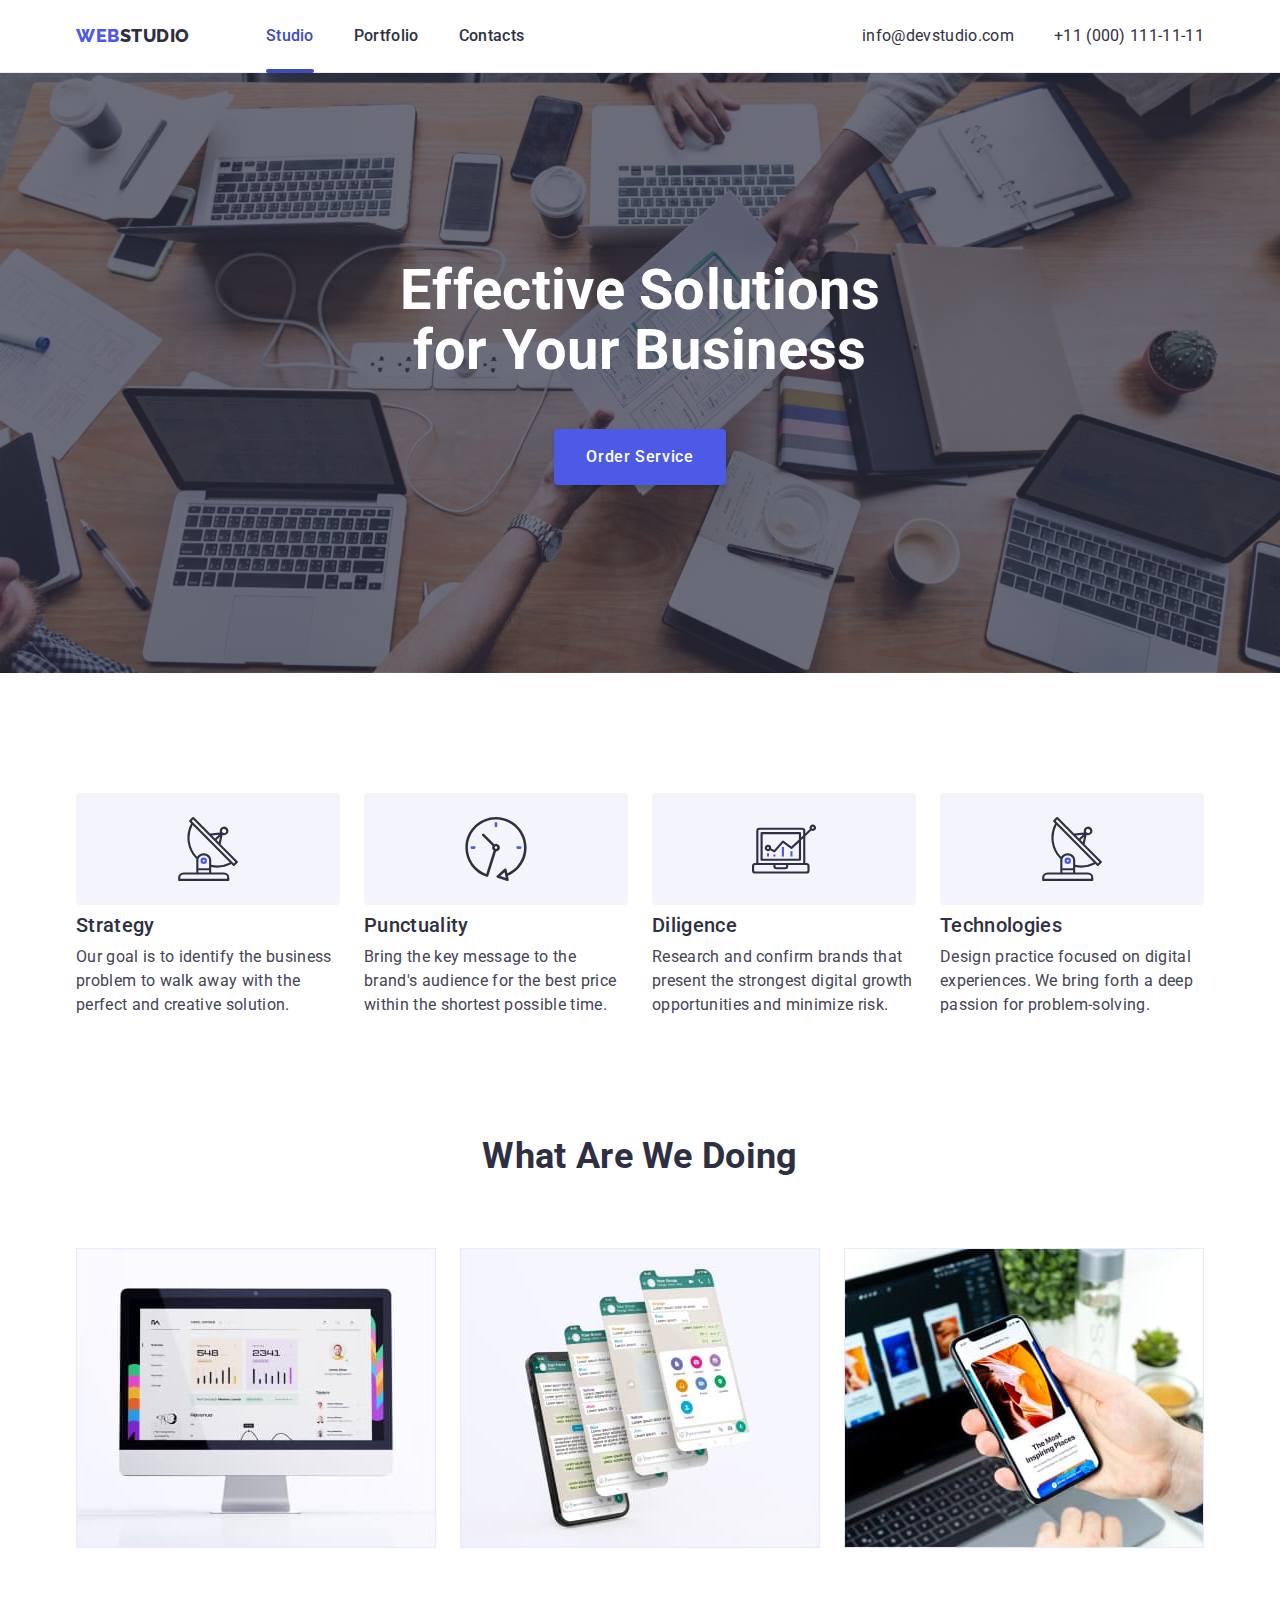
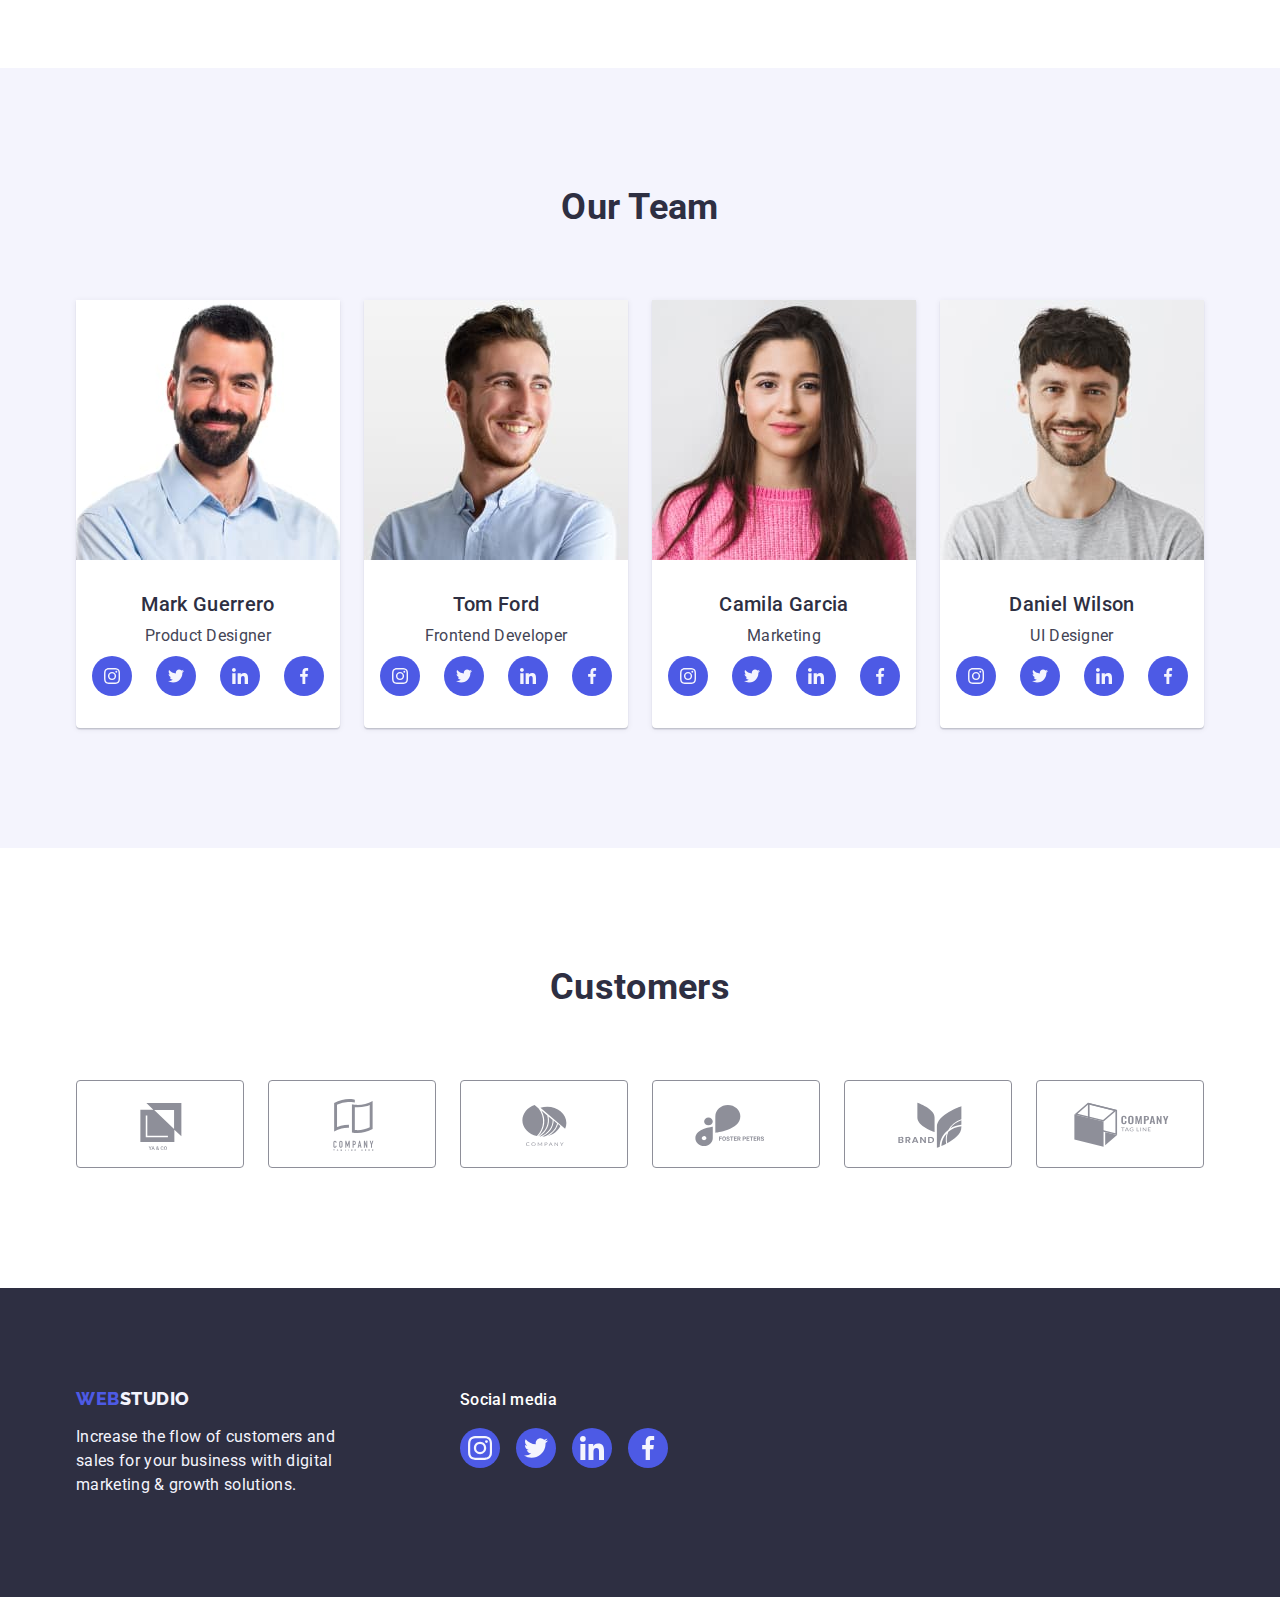
<file: index.html>
<!DOCTYPE html>
<html lang="en">
  <head>
    <meta charset="UTF-8" />
    <meta http-equiv="X-UA-Compatible" content="IE=edge" />
    <meta name="viewport" content="width=device-width, initial-scale=1.0" />
    <link rel="preconnect" href="https://fonts.googleapis.com" />
    <link rel="preconnect" href="https://fonts.gstatic.com" crossorigin />
    <link
      href="https://fonts.googleapis.com/css2?family=Raleway:wght@800&family=Roboto:wght@400;500;700;900&display=swap"
      rel="stylesheet"
    />
    <link
      rel="stylesheet"
      href="https://cdn.jsdelivr.net/npm/modern-normalize@1.1.0/modern-normalize.min.css"
    />
    <link rel="stylesheet" href="css/style.css" />
    <title>WebStudio</title>
  </head>
  <body>
    <!--Шапка з навігацією-->
    <header class="header">
      <div class="header-container container">
        <nav class="header-nav">
          <a class="header-logo link" href="./index.html"
            >Web<span class="header-logo-tex">Studio</span></a
          >
          <ul class="header-menu list">
            <li class="header-menu-item">
              <a class="header-nav-link current link" href="./index.html"
                >Studio</a
              >
            </li>
            <li class="header-menu-item">
              <a class="header-nav-link link" href="./portfolio.html"
                >Portfolio</a
              >
            </li>
            <li class="header-menu-item">
              <a class="header-nav-link link" href="">Contacts</a>
            </li>
          </ul>
        </nav>
        <!-- Адрес і номер телефону -->
        <address class="header-contact">
          <ul class="header-contact-list list">
            <li class="header-contact-item">
              <a
                class="header-contact-link link"
                href="mailto:info@devstudio.com"
                >info@devstudio.com</a
              >
            </li>
            <li class="header-contact-item">
              <a class="header-contact-link link" href="tel:+110001111111"
                >+11 (000) 111-11-11</a
              >
            </li>
          </ul>
        </address>
      </div>
    </header>
    <!-- Головний контент -->
    <main class="main-content">
      <!-- Секція "герой" головний екран -->
      <section class="hero">
        <div class="hero-container container">
          <h1 class="hero-title">Effective Solutions for Your Business</h1>
          <button class="hero-btn" type="button" data-modal-open>
            Order Service
          </button>
        </div>
      </section>
      <!-- Секція про наші переваги -->
      <section class="advantages section">
        <div class="advantages-container container">
          <h2 class="visually-hidden">Why us?</h2>
          <ul class="advantages-list list">
            <li class="advantages-item">
              <div class="icons-advantages">
                <svg class="advantages-svg" width="64" height="64">
                  <use href="./images/icons.svg#icon-antenna"></use>
                </svg>
              </div>
              <h3 class="advantages-subtitle">Strategy</h3>
              <p class="advantages-tex">
                Our goal is to identify the business problem to walk away with
                the perfect and creative solution.
              </p>
            </li>
            <li class="advantages-item">
              <div class="icons-advantages">
                <svg class="advantages-svg" width="64" height="64">
                  <use href="./images/icons.svg#icon-clock"></use>
                </svg>
              </div>
              <h3 class="advantages-subtitle">Punctuality</h3>
              <p class="advantages-tex">
                Bring the key message to the brand's audience for the best price
                within the shortest possible time.
              </p>
            </li>
            <li class="advantages-item">
              <div class="icons-advantages">
                <svg class="advantages-svg" width="64" height="64">
                  <use href="./images/icons.svg#icon-diagram"></use>
                </svg>
              </div>
              <h3 class="advantages-subtitle">Diligence</h3>
              <p class="advantages-tex">
                Research and confirm brands that present the strongest digital
                growth opportunities and minimize risk.
              </p>
            </li>
            <li class="advantages-item">
              <div class="icons-advantages">
                <svg class="advantages-svg" width="64" height="64">
                  <use href="./images/icons.svg#icon-antenna"></use>
                </svg>
              </div>
              <h3 class="advantages-subtitle">Technologies</h3>
              <p class="advantages-tex">
                Design practice focused on digital experiences. We bring forth a
                deep passion for problem-solving.
              </p>
            </li>
          </ul>
        </div>
      </section>
      <!-- Секція Work -->
      <section class="work section">
        <div class="work-container container">
          <h2 class="work-title">What are we doing</h2>
          <ul class="work-list list">
            <li class="work-item">
              <img
                class="work-img"
                src="./images/imac.jpg"
                alt="iMac"
                width="360"
                height="300"
              />
            </li>
            <li class="work-item">
              <img
                class="portfolio-img"
                src="./images/iphone.jpg"
                alt="Iphone"
                width="360"
                height="300"
              />
            </li>
            <li class="work-item">
              <img
                class="portfolio-img"
                src="./images/iphonemac.jpg"
                alt="Mac_and_iPhone"
                width="360"
                height="300"
              />
            </li>
          </ul>
        </div>
      </section>
      <!-- Секція наша команда -->
      <section class="team section">
        <div class="team-container container">
          <h2 class="team-title">Our Team</h2>
          <ul class="team-list list">
            <li class="team-item">
              <img
                class="team-img"
                src="./images/img.jpg"
                alt="Product Designer"
                width="264"
                height="260"
              />
              <div class="team-card">
                <h3 class="team-subtitle">Mark Guerrero</h3>
                <p class="team-tex">Product Designer</p>
                <ul class="social-list list">
                  <li class="social-item">
                    <a href="" class="social-link link">
                      <svg class="social-svg" height="16" width="16">
                        <use href="./images/icons.svg#icon-instagram"></use>
                      </svg>
                    </a>
                  </li>
                  <li class="social-item">
                    <a href="" class="social-link link">
                      <svg class="social-svg" height="16" width="16">
                        <use href="./images/icons.svg#icon-twitter"></use>
                      </svg>
                    </a>
                  </li>
                  <li class="social-item">
                    <a href="" class="social-link link">
                      <svg class="social-svg" height="16" width="16">
                        <use href="./images/icons.svg#icon-linkedin"></use>
                      </svg>
                    </a>
                  </li>
                  <li class="social-item">
                    <a href="" class="social-link link">
                      <svg class="social-svg" height="16" width="16">
                        <use href="./images/icons.svg#icon-facebook"></use>
                      </svg>
                    </a>
                  </li>
                </ul>
              </div>
            </li>
            <li class="team-item">
              <img
                class="team-img"
                src="./images/img1.jpg"
                alt="Frontend Developer"
                width="264"
                height="260"
              />
              <div class="team-card">
                <h3 class="team-subtitle">Tom Ford</h3>
                <p class="team-tex">Frontend Developer</p>
                <ul class="social-list list">
                  <li class="social-item">
                    <a href="" class="social-link link">
                      <svg class="social-svg" height="16" width="16">
                        <use href="./images/icons.svg#icon-instagram"></use>
                      </svg>
                    </a>
                  </li>
                  <li class="social-item">
                    <a href="" class="social-link link">
                      <svg class="social-svg" height="16" width="16">
                        <use href="./images/icons.svg#icon-twitter"></use>
                      </svg>
                    </a>
                  </li>
                  <li class="social-item">
                    <a href="" class="social-link link">
                      <svg class="social-svg" height="16" width="16">
                        <use href="./images/icons.svg#icon-linkedin"></use>
                      </svg>
                    </a>
                  </li>
                  <li class="social-item">
                    <a href="" class="social-link link">
                      <svg class="social-svg" height="16" width="16">
                        <use href="./images/icons.svg#icon-facebook"></use>
                      </svg>
                    </a>
                  </li>
                </ul>
              </div>
            </li>
            <li class="team-item">
              <img
                class="team-img"
                src="./images/img2.jpg"
                alt="Marketing"
                width="264"
                height="260"
              />
              <div class="team-card">
                <h3 class="team-subtitle">Camila Garcia</h3>
                <p class="team-tex">Marketing</p>
                <ul class="social-list list">
                  <li class="social-item">
                    <a href="" class="social-link link">
                      <svg class="social-svg" height="16" width="16">
                        <use href="./images/icons.svg#icon-instagram"></use>
                      </svg>
                    </a>
                  </li>
                  <li class="social-item">
                    <a href="" class="social-link link">
                      <svg class="social-svg" height="16" width="16">
                        <use href="./images/icons.svg#icon-twitter"></use>
                      </svg>
                    </a>
                  </li>
                  <li class="social-item">
                    <a href="" class="social-link link">
                      <svg class="social-svg" height="16" width="16">
                        <use href="./images/icons.svg#icon-linkedin"></use>
                      </svg>
                    </a>
                  </li>
                  <li class="social-item">
                    <a href="" class="social-link link">
                      <svg class="social-svg" height="16" width="16">
                        <use href="./images/icons.svg#icon-facebook"></use>
                      </svg>
                    </a>
                  </li>
                </ul>
              </div>
            </li>
            <li class="team-item">
              <img
                class="team-img"
                src="./images/img3.jpg"
                alt="UI Designer"
                width="264"
                height="260"
              />
              <div class="team-card">
                <h3 class="team-subtitle">Daniel Wilson</h3>
                <p class="team-tex">UI Designer</p>
                <ul class="social-list list">
                  <li class="social-item">
                    <a href="" class="social-link link">
                      <svg class="social-svg" height="16" width="16">
                        <use href="./images/icons.svg#icon-instagram"></use>
                      </svg>
                    </a>
                  </li>
                  <li class="social-item">
                    <a href="" class="social-link link">
                      <svg class="social-svg" height="16" width="16">
                        <use href="./images/icons.svg#icon-twitter"></use>
                      </svg>
                    </a>
                  </li>
                  <li class="social-item">
                    <a href="" class="social-link link">
                      <svg class="social-svg" height="16" width="16">
                        <use href="./images/icons.svg#icon-linkedin"></use>
                      </svg>
                    </a>
                  </li>
                  <li class="social-item">
                    <a href="" class="social-link link">
                      <svg class="social-svg" height="16" width="16">
                        <use href="./images/icons.svg#icon-facebook"></use>
                      </svg>
                    </a>
                  </li>
                </ul>
              </div>
            </li>
          </ul>
        </div>
      </section>
      <!-- ==========Customers============ -->
      <section class="customers section">
        <div class="customers-container container">
          <h2 class="customers-title">Customers</h2>
          <ul class="customers-list list">
            <li class="customers-item">
              <a href="" class="customers-link link">
                <svg class="customers-svg" width="104" height="56">
                  <use href="./images/icons.svg#icon-ya-co"></use>
                </svg>
              </a>
            </li>
            <li class="customers-item">
              <a href="" class="customers-link link">
                <svg class="customers-svg" width="104" height="56">
                  <use href="./images/icons.svg#icon-tag-line-here"></use>
                </svg>
              </a>
            </li>
            <li class="customers-item">
              <a href="" class="customers-link link">
                <svg class="customers-svg" width="104" height="56">
                  <use href="./images/icons.svg#icon-company"></use>
                </svg>
              </a>
            </li>
            <li class="customers-item">
              <a href="" class="customers-link link">
                <svg class="customers-svg" width="104" height="56">
                  <use href="./images/icons.svg#icon-foster-peters"></use>
                </svg>
              </a>
            </li>
            <li class="customers-item">
              <a href="" class="customers-link link">
                <svg class="customers-svg" width="104" height="56">
                  <use href="./images/icons.svg#icon-brand"></use>
                </svg>
              </a>
            </li>
            <li class="customers-item">
              <a href="" class="customers-link link">
                <svg class="customers-svg" width="104" height="56">
                  <use href="./images/icons.svg#icon-tag-line"></use>
                </svg>
              </a>
            </li>
          </ul>
        </div>
      </section>
    </main>
    <!-- Підвал сайту -->
    <footer class="footer">
      <div class="footer-container container">
        <div class="footer-logo-p">
          <a class="footer-logo link" href="./index.html"
            >Web<span class="footer-logo-tex">Studio</span></a
          >
          <p class="footer-text">
            Increase the flow of customers and sales for your business with
            digital marketing & growth solutions.
          </p>
        </div>

        <div class="footer-icons-p">
          <p class="footer-sub-text">Social media</p>
          <ul class="social-list-footer list">
            <li class="social-item">
              <a href="" class="social-link bc-link link">
                <svg class="social-svg" height="24" width="24">
                  <use href="./images/icons.svg#icon-instagram"></use>
                </svg>
              </a>
            </li>
            <li class="social-item">
              <a href="" class="social-link bc-link link">
                <svg class="social-svg" height="24" width="24">
                  <use href="./images/icons.svg#icon-twitter"></use>
                </svg>
              </a>
            </li>
            <li class="social-item">
              <a href="" class="social-link bc-link link">
                <svg class="social-svg" height="24" width="24">
                  <use href="./images/icons.svg#icon-linkedin"></use>
                </svg>
              </a>
            </li>
            <li class="social-item">
              <a href="" class="social-link bc-link link">
                <svg class="social-svg" height="24" width="24">
                  <use href="./images/icons.svg#icon-facebook"></use>
                </svg>
              </a>
            </li>
          </ul>
        </div>
      </div>
    </footer>
    <div class="backdrop is-hidden" data-modal>
      <div class="modal">
        <button type="button" class="close-modal-btn" data-modal-close>
          <svg class="close-modal-svg" width="8" height="8">
            <use href="./images/icons.svg#icon-close-btn"></use>
          </svg>
        </button>
      </div>
    </div>

    <script src="./js/modal.js"></script>
  </body>
</html>
</file>
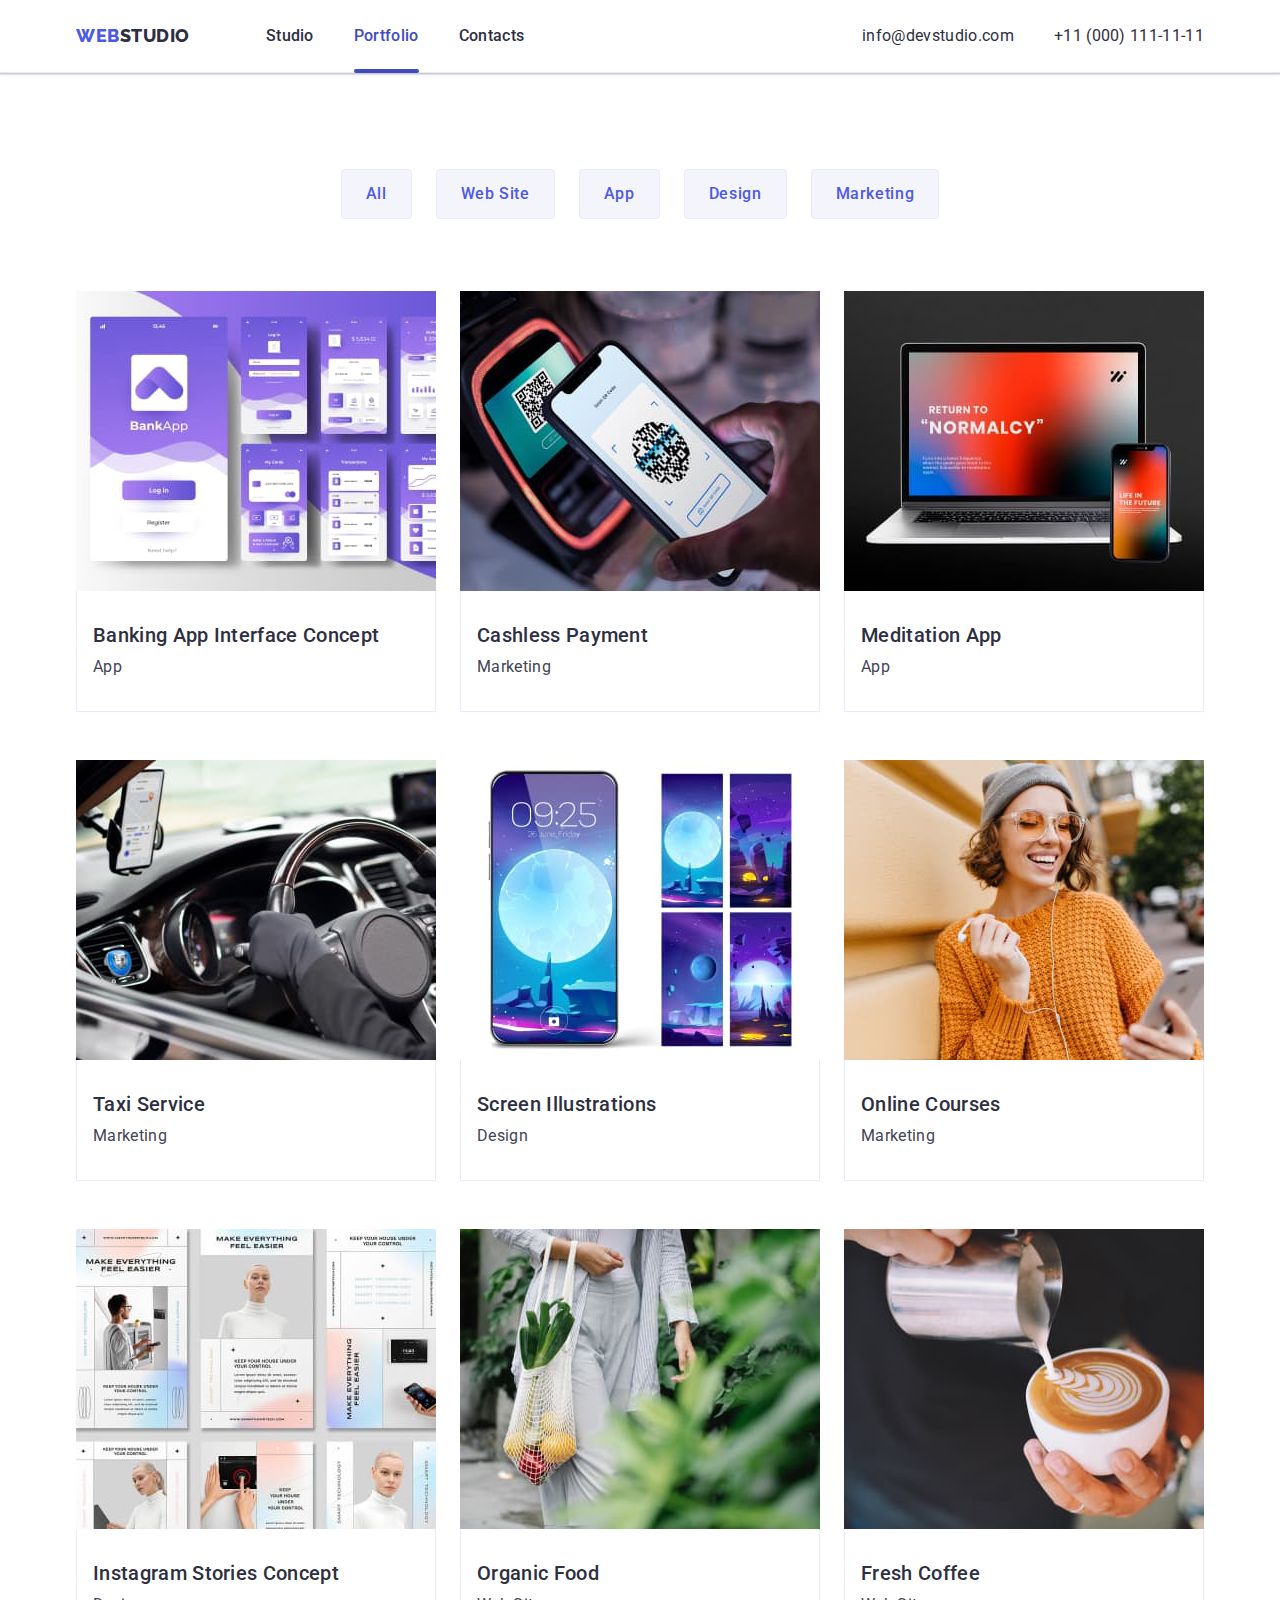
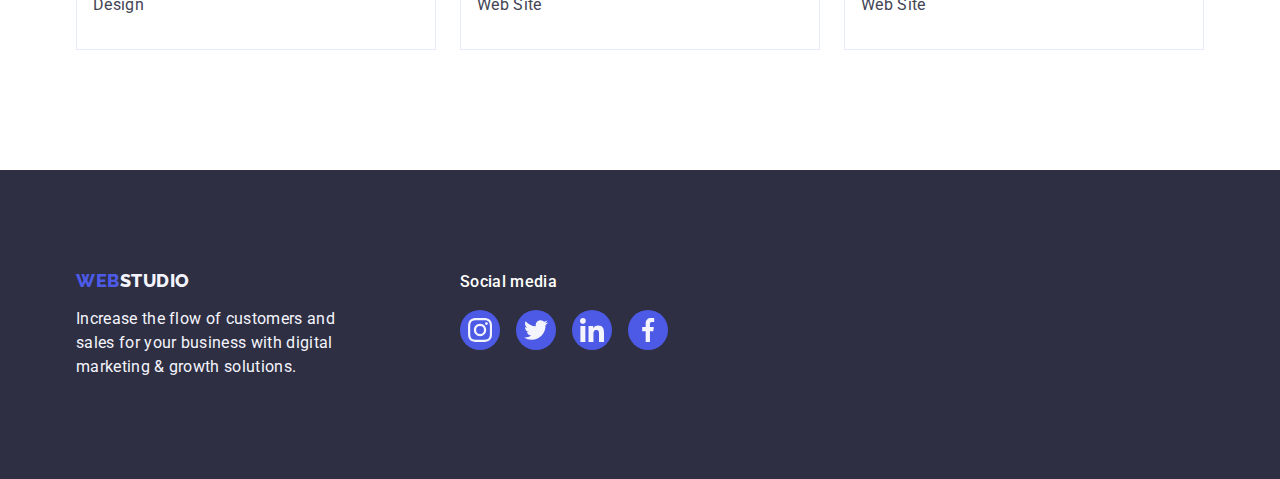
<file: portfolio.html>
<!DOCTYPE html>
<html lang="en">
  <head>
    <meta charset="UTF-8" />
    <meta http-equiv="X-UA-Compatible" content="IE=edge" />
    <meta name="viewport" content="width=device-width, initial-scale=1.0" />
    <link rel="preconnect" href="https://fonts.googleapis.com" />
    <link rel="preconnect" href="https://fonts.gstatic.com" crossorigin />
    <link
      href="https://fonts.googleapis.com/css2?family=Raleway:wght@800&family=Roboto:wght@400;500;700;900&display=swap"
      rel="stylesheet"
    />
    <link
      rel="stylesheet"
      href="https://cdn.jsdelivr.net/npm/modern-normalize@1.1.0/modern-normalize.min.css"
    />
    <link rel="stylesheet" href="./css/style.css" />
    <title>WebStudio</title>
  </head>
  <body>
    <header class="header">
      <div class="header-container container">
        <nav class="header-nav">
          <a class="header-logo link" href="./index.html"
            >Web<span class="header-logo-tex">Studio</span></a
          >
          <ul class="header-menu list">
            <li class="header-menu-item">
              <a class="header-nav-link link" href="./index.html">Studio</a>
            </li>
            <li class="header-menu-item">
              <a class="header-nav-link current link" href="./portfolio.html"
                >Portfolio</a
              >
            </li>
            <li class="header-menu-item">
              <a class="header-nav-link link" href="">Contacts</a>
            </li>
          </ul>
        </nav>
        <!-- Адрес і номер телефону -->
        <address class="header-contact">
          <ul class="header-contact-list list">
            <li class="header-contact-item">
              <a
                class="header-contact-link link"
                href="mailto:info@devstudio.com"
                >info@devstudio.com</a
              >
            </li>
            <li class="header-contact-item">
              <a class="header-contact-link link" href="tel:+110001111111"
                >+11 (000) 111-11-11</a
              >
            </li>
          </ul>
        </address>
      </div>
    </header>
    <main class="main">
      <section class="portfolio">
        <div class="portfolio-container container">
          <h1 class="visually-hidden">Navigations button</h1>
          <ul class="menu-list list">
            <li class="menu-btn-item">
              <button class="menu-btn" type="button">All</button>
            </li>
            <li class="menu-btn-item">
              <button class="menu-btn" type="button">Web Site</button>
            </li>
            <li class="menu-btn-item">
              <button class="menu-btn" type="button">App</button>
            </li>
            <li class="menu-btn-item">
              <button class="menu-btn" type="button">Design</button>
            </li>
            <li class="menu-btn-item">
              <button class="menu-btn" type="button">Marketing</button>
            </li>
          </ul>
          <ul class="portfolio-list list">
            <li class="portfolio-item">
              <a href="" class="portfolio-link link">
                <div class="portfolio-overlay">
                  <img
                    class="portfolio-img"
                    src="./images/portfolio/banking-app.jpg"
                    alt="Banking App"
                    width="360"
                    height="300"
                  />
                  <p class="overlay">
                    14 Stylish and User-Friendly App Design Concepts · Task
                    Manager App · Calorie Tracker App · Exotic Fruit Ecommerce
                    App · Cloud Storage App
                  </p>
                </div>
                <div class="portfolio-card">
                  <h2 class="portfolio-subtitle">
                    Banking App Interface Concept
                  </h2>
                  <p class="portfolio-tex">App</p>
                </div>
              </a>
            </li>
            <li class="portfolio-item">
              <a href="" class="portfolio-link link"
                ><div class="portfolio-overlay">
                  <img
                    class="portfolio-img"
                    src="./images/portfolio/cashless-payment.jpg"
                    alt="Cashless Payment"
                    width="360"
                    height="300"
                  />
                  <p class="overlay">
                    14 Stylish and User-Friendly App Design Concepts · Task
                    Manager App · Calorie Tracker App · Exotic Fruit Ecommerce
                    App · Cloud Storage App
                  </p>
                </div>
                <div class="portfolio-card">
                  <h2 class="portfolio-subtitle">Cashless Payment</h2>
                  <p class="portfolio-tex">Marketing</p>
                </div>
              </a>
            </li>
            <li class="portfolio-item">
              <a href="" class="portfolio-link link"
                ><div class="portfolio-overlay">
                  <img
                    class="portfolio-img"
                    src="./images/portfolio/meditation-app.jpg"
                    alt="Meditation App"
                    width="360"
                    height="300"
                  />
                  <p class="overlay">
                    14 Stylish and User-Friendly App Design Concepts · Task
                    Manager App · Calorie Tracker App · Exotic Fruit Ecommerce
                    App · Cloud Storage App
                  </p>
                </div>
                <div class="portfolio-card">
                  <h2 class="portfolio-subtitle">Meditation App</h2>
                  <p class="portfolio-tex">App</p>
                </div>
              </a>
            </li>

            <li class="portfolio-item">
              <a href="" class="portfolio-link link"
                ><div class="portfolio-overlay">
                  <img
                    class="portfolio-img"
                    src="./images/portfolio/taxi-service.jpg"
                    alt="Taxi Service"
                    width="360"
                    height="300"
                  />
                  <p class="overlay">
                    14 Stylish and User-Friendly App Design Concepts · Task
                    Manager App · Calorie Tracker App · Exotic Fruit Ecommerce
                    App · Cloud Storage App
                  </p>
                </div>
                <div class="portfolio-card">
                  <h2 class="portfolio-subtitle">Taxi Service</h2>
                  <p class="portfolio-tex">Marketing</p>
                </div>
              </a>
            </li>

            <li class="portfolio-item">
              <a href="" class="portfolio-link link"
                ><div class="portfolio-overlay">
                  <img
                    class="portfolio-img"
                    src="./images/portfolio/screen-illustrations.jpg"
                    alt="Screen Illustrations"
                    width="360"
                    height="300"
                  />
                  <p class="overlay">
                    14 Stylish and User-Friendly App Design Concepts · Task
                    Manager App · Calorie Tracker App · Exotic Fruit Ecommerce
                    App · Cloud Storage App
                  </p>
                </div>
                <div class="portfolio-card">
                  <h2 class="portfolio-subtitle">Screen Illustrations</h2>
                  <p class="portfolio-tex">Design</p>
                </div>
              </a>
            </li>

            <li class="portfolio-item">
              <a href="" class="portfolio-link link"
                ><div class="portfolio-overlay">
                  <img
                    class="portfolio-img"
                    src="./images/portfolio/online-courses.jpg"
                    alt="Online Courses"
                    width="360"
                    height="300"
                  />
                  <p class="overlay">
                    14 Stylish and User-Friendly App Design Concepts · Task
                    Manager App · Calorie Tracker App · Exotic Fruit Ecommerce
                    App · Cloud Storage App
                  </p>
                </div>
                <div class="portfolio-card">
                  <h2 class="portfolio-subtitle">Online Courses</h2>
                  <p class="portfolio-tex">Marketing</p>
                </div>
              </a>
            </li>

            <li class="portfolio-item">
              <a href="" class="portfolio-link link"
                ><div class="portfolio-overlay">
                  <img
                    class="portfolio-img"
                    src="./images/portfolio/instagram-stories.jpg"
                    alt="Instagram Stories"
                    width="360"
                    height="300"
                  />
                  <p class="overlay">
                    14 Stylish and User-Friendly App Design Concepts · Task
                    Manager App · Calorie Tracker App · Exotic Fruit Ecommerce
                    App · Cloud Storage App
                  </p>
                </div>
                <div class="portfolio-card">
                  <h2 class="portfolio-subtitle">Instagram Stories Concept</h2>
                  <p class="portfolio-tex">Design</p>
                </div>
              </a>
            </li>

            <li class="portfolio-item">
              <a href="" class="portfolio-link link"
                ><div class="portfolio-overlay">
                  <img
                    class="portfolio-img"
                    src="./images/portfolio/organic-food.jpg"
                    alt="Organic Food"
                    width="360"
                    height="300"
                  />
                  <p class="overlay">
                    14 Stylish and User-Friendly App Design Concepts · Task
                    Manager App · Calorie Tracker App · Exotic Fruit Ecommerce
                    App · Cloud Storage App
                  </p>
                </div>
                <div class="portfolio-card">
                  <h2 class="portfolio-subtitle">Organic Food</h2>
                  <p class="portfolio-tex">Web Site</p>
                </div>
              </a>
            </li>

            <li class="portfolio-item">
              <a href="" class="portfolio-link link"
                ><div class="portfolio-overlay">
                  <img
                    class="portfolio-img"
                    src="./images/portfolio/fresh-coffee.jpg"
                    alt="Fresh Coffee"
                    width="360"
                    height="300"
                  />
                  <p class="overlay">
                    14 Stylish and User-Friendly App Design Concepts · Task
                    Manager App · Calorie Tracker App · Exotic Fruit Ecommerce
                    App · Cloud Storage App
                  </p>
                </div>
                <div class="portfolio-card">
                  <h2 class="portfolio-subtitle">Fresh Coffee</h2>
                  <p class="portfolio-tex">Web Site</p>
                </div>
              </a>
            </li>
          </ul>
        </div>
      </section>
    </main>
    <!-- Підвал сайту -->
    <footer class="footer">
      <div class="footer-container container">
        <div class="footer-logo-p">
          <a class="footer-logo link" href="./index.html"
            >Web<span class="footer-logo-tex">Studio</span></a
          >
          <p class="footer-text">
            Increase the flow of customers and sales for your business with
            digital marketing & growth solutions.
          </p>
        </div>

        <div class="footer-icons-p">
          <p class="footer-sub-text">Social media</p>
          <ul class="social-list-footer list">
            <li class="social-item">
              <a href="" class="social-link bc-link link">
                <svg class="social-svg" height="24" width="24">
                  <use href="./images/icons.svg#icon-instagram"></use>
                </svg>
              </a>
            </li>
            <li class="social-item">
              <a href="" class="social-link bc-link link">
                <svg class="social-svg" height="24" width="24">
                  <use href="./images/icons.svg#icon-twitter"></use>
                </svg>
              </a>
            </li>
            <li class="social-item">
              <a href="" class="social-link bc-link link">
                <svg class="social-svg" height="24" width="24">
                  <use href="./images/icons.svg#icon-linkedin"></use>
                </svg>
              </a>
            </li>
            <li class="social-item">
              <a href="" class="social-link bc-link link">
                <svg class="social-svg" height="24" width="24">
                  <use href="./images/icons.svg#icon-facebook"></use>
                </svg>
              </a>
            </li>
          </ul>
        </div>
      </div>
    </footer>
  </body>
</html>
</file>
<file: css/style.css>
/* Відносні стилі */
:root {
  --background-color: #2e2f42;
  --logo-color-footer: #f4f4fd;
  --logo-color-web: #4d5ae5;
  --hero-title-color: #ffffff;
  --text-color: #2e2f42;
  --text-color-main: #434455;
  --btn-color: #4d5ae5;
  --btn-active-color: #404bbf;
  --btn-active-color-text: #ffffff;
  --a-active-color: #404bbf;
  --footer-text-color: #f4f4fd;
  --portfolio-btn-color: #f4f4fd;
  --portfolio-btn-text: #4d5ae5;
  --border-btn: #e7e9fc;
  --webkit-text-fill-color: #f4f4fd;
  --customers-link-color: #8e8f99;
}
/*Загальний стиль*/
body {
  font-family: 'Roboto', sans-serif;
  color: var(--text-color-main);
  background-color: #ffffff;
  font-size: 16px;
  line-height: 1.5;
  letter-spacing: 0.02em;
}
.container {
  width: 1158px;
  margin-left: auto;
  margin-right: auto;
  padding: 0px 15px;
}
.section {
  padding: 120px 0px;
}
/* Скидання дефолтних стилів */
h1,
h2,
h3,
h4,
h5,
h6,
p {
  margin-top: 0;
  margin-bottom: 0;
}

img {
  display: block;
  /* max-width: 100%;
  height: auto; */
}

button {
  cursor: pointer;
  border: none;
  border-radius: 4px;
}

ul,
ol {
  /* list-style: none; */
  margin-top: 0;
  margin-bottom: 0;
  padding-left: 0;
}
/* Скидання стилів для посиланнь і списків*/
.list {
  list-style: none;
}
.link {
  text-decoration: none;
  color: inherit;
}
/* Приховані заголовки */
.visually-hidden {
  position: absolute;
  width: 1px;
  height: 1px;
  margin: -1px;
  border: 0;
  padding: 0;
  white-space: nowrap;
  clip-path: inset(100%);
  clip: rect(0 0 0 0);
  overflow: hidden;
}
/*=========== HEADER ==========*/
.header {
  border-bottom: 1px solid #e7e9fc;
  box-shadow: 0px 2px 1px rgba(46, 47, 66, 0.08),
    0px 1px 1px rgba(46, 47, 66, 0.16), 0px 1px 6px rgba(46, 47, 66, 0.08);
}
.header-container {
  display: flex;
  align-items: center;
}
.header-nav {
  display: flex;
  align-items: center;
}

.header-logo {
  font-family: 'Raleway', sans-serif;
  font-weight: 800;
  font-size: 18px;
  line-height: 1.17;
  text-transform: uppercase;
  letter-spacing: 0.03em;
  color: var(--logo-color-web);
  margin-right: 76px;
}

.header-logo-tex {
  color: var(--text-color);
}
.header-menu {
  display: flex;
  gap: 40px;
}
.header-nav-link {
  color: var(--text-color);
  position: relative;
  font-weight: 500;
  display: flex;
  align-items: center;
  padding: 24px 0px;
  transition: color 250ms cubic-bezier(0.4, 0, 0.2, 1);
}
.current {
  color: var(--a-active-color);
  position: relative;
}
.current::after {
  content: '';
  position: absolute;
  left: 0;
  bottom: -1px;
  width: 100%;
  height: 4px;
  background-color: var(--a-active-color);
  border-radius: 2px;
  transition: color 250ms cubic-bezier(0.4, 0, 0.2, 1);
}
.header-nav-link:hover,
.header-nav-link:focus {
  color: var(--a-active-color);
}
.header-contact {
  font-style: normal;
  margin-left: auto;
}
.header-contact-list {
  color: var(--text-color);
  display: flex;
  margin-left: auto;
  gap: 40px;
}
.header-contact-link {
  transition: color 250ms cubic-bezier(0.4, 0, 0.2, 1);
}

.header-contact-link:hover,
.header-contact-link:focus {
  color: var(--a-active-color);
}
/*=========== HERO ==========*/
.hero {
  background-color: var(--background-color);
  background-image: linear-gradient(
      rgba(46, 47, 66, 0.7),
      rgba(46, 47, 66, 0.7)
    ),
    url('../images/hero/people-office.jpg');
  background-repeat: no-repeat;
  background-position: center;
  max-width: 1440px;
  background-size: cover;
  padding: 188px 0px;
  margin-right: auto;
  margin-left: auto;
}
.hero-title {
  max-width: 496px;
  text-align: center;
  font-weight: 700;
  font-size: 56px;
  line-height: 1.07;
  color: var(--hero-title-color);
  margin: 0 auto 48px auto;
}
.hero-btn {
  display: block;
  font-family: 'Roboto', sans-serif;
  font-weight: 500;
  font-size: 16px;
  line-height: 1.5;
  letter-spacing: 0.04em;
  background-color: var(--btn-color);
  color: var(--btn-active-color-text);
  border-radius: 4px;
  box-shadow: 0px 4px 4px rgba(0, 0, 0, 0.15);
  letter-spacing: 0.04em;
  display: block;
  min-width: 169px;
  padding: 16px 32px;
  gap: 10px;
  margin-left: auto;
  margin-right: auto;
  transition: background-color 250ms cubic-bezier(0.4, 0, 0.2, 1);
}
.hero-btn:hover,
.hero-btn:focus {
  background-color: var(--btn-active-color);
}
/*=========== ADVANTAGES ==========*/
.advantages {
  padding-top: 120px;
  padding-bottom: 0px;
}
.icons-advantages {
  display: flex;
  align-items: center;
  justify-content: center;
  background-color: var(--webkit-text-fill-color);
  border-radius: 4px;
  margin-bottom: 8px;
  width: 264px;
  height: 112px;
}
.advantages-svg-link {
  display: flex;
  align-items: center;
  justify-content: center;
  background-color: #f4f4fd;
  border-radius: 4px;
  margin-bottom: 8px;
  width: 264px;
  height: 112px;
}
.advantages-list {
  display: flex;
  gap: 24px;
}
.advantages-subtitle {
  margin-bottom: 8px;
}
.advantages-item {
  flex-basis: calc((100% - 24px * 3) / 4);
  padding: 0px;
  gap: 8px;
}
/*=========== TITLE ==========*/
.work-title,
.team-title,
.customers-title {
  text-align: center;
  font-weight: 700;
  font-size: 36px;
  line-height: 1.1;
  color: var(--text-color);
  text-transform: capitalize;
  margin-bottom: 72px;
}
/*=========== SUBTITLE ==========*/
.advantages-subtitle,
.team-subtitle,
.work-subtitle,
.portfolio-subtitle {
  font-weight: 500;
  font-size: 20px;
  line-height: 1.2;
  color: var(--text-color);
}
/*=========== WORK ==========*/
.work-list {
  display: flex;
  gap: 24px;
}
.work-item {
  flex-basis: calc((100% - 24px * 2)) / 3;
}

/*=========== TEAM ==========*/
.team-list {
  display: flex;
  gap: 24px;
}
.team {
  background-color: #f4f4fd;
}
.team-item {
  background-color: #ffffff;
  box-shadow: 0px 1px 6px rgba(46, 47, 66, 0.08),
    0px 1px 1px rgba(46, 47, 66, 0.16), 0px 2px 1px rgba(46, 47, 66, 0.08);
  border-radius: 0px 0px 4px 4px;
  flex-basis: calc((100% - 24px * 3) / 4);
}
.team-subtitle {
  text-align: center;
  margin-bottom: 8px;
}
.team-tex {
  text-align: center;
  margin-bottom: 8px;
}
.social-list {
  display: flex;
  gap: 24px;
  justify-content: center;
}
.social-link {
  display: flex;
  align-items: center;
  justify-content: center;
  width: 40px;
  height: 40px;
  border-radius: 50%;
  background-color: var(--logo-color-web);
  fill: #ffffff;
  transition: background-color 250ms cubic-bezier(0.4, 0, 0.2, 1);
}
.social-link:hover,
.social-link:focus {
  background-color: var(--a-active-color);
  fill: var(--webkit-text-fill-color);
}
.team-card {
  padding: 32px 0px;
}
.container-team-text {
  justify-content: center;
}

/* ==========Customers============ */
.customers-list {
  display: flex;
  gap: 24px;
}
.customers-link {
  display: flex;
  align-items: center;
  justify-content: center;
  border: 1px solid #8e8f99;
  border-radius: 4px;
  width: 168px;
  height: 88px;
  color: var(--customers-link-color);
  transition: border-color 250ms cubic-bezier(0.4, 0, 0.2, 1),
    color 250ms cubic-bezier(0.4, 0, 0.2, 1);
}
.customers-link:hover,
.customers-link:focus {
  border-color: var(--a-active-color);
  color: var(--a-active-color);
}
.customers-svg {
  fill: currentColor;
}
/*=========== FOOTER ==========*/
.footer {
  background-color: var(--background-color);
  padding: 100px 0px;
}
.footer-container {
  display: flex;
  align-items: baseline;
}
.footer-logo-p {
  margin-right: 120px;
}
.footer-logo {
  font-family: 'Raleway', sans-serif;
  font-weight: 800;
  font-size: 18px;
  line-height: 1.17;
  text-transform: uppercase;
  letter-spacing: 0.03em;
  color: var(--logo-color-web);
  display: inline-block;
  margin-bottom: 16px;
}
.footer-logo-tex {
  color: var(--logo-color-footer);
}
.footer-text {
  color: var(--footer-text-color);
  width: 264px;
}

.footer-sub-text {
  color: var(--hero-title-color);
  margin-bottom: 16px;
  line-height: 1.5;
  font-size: 16px;
  font-weight: 500;
}
.footer-item {
  max-width: 208px;
}
.social-list-footer {
  display: flex;
  gap: 16px;
}
.social-item {
  width: 40px;
  height: 40px;
}
.social-svg {
  fill: var(--webkit-text-fill-color);
}
.bc-link {
  width: 100%;
  height: 100%;
  border-radius: 50%;
  display: flex;
  align-items: center;
  justify-content: center;
  transition: background-color 250ms cubic-bezier(0.4, 0, 0.2, 1);
}
.bc-link:hover,
.bc-link:focus {
  background-color: #31d0aa;
}
/*=========== PORTFOLIO MENU ==========*/
.menu-list {
  display: flex;
  justify-content: center;
  align-items: center;
  margin-bottom: 72px;
  gap: 24px;
}
.menu-btn {
  font-family: 'Roboto', sans-serif;
  font-weight: 500;
  font-size: 16px;
  line-height: 1.5;
  letter-spacing: 0.04em;
  background-color: var(--portfolio-btn-color);
  color: var(--portfolio-btn-text);
  border: 1px solid var(--border-btn);
  border-radius: 4px;
  letter-spacing: 0.04em;
  cursor: pointer;
  display: flex;
  flex-direction: row;
  justify-content: center;
  align-items: center;
  padding: 12px 24px;
  transition: color 250ms cubic-bezier(0.4, 0, 0.2, 1),
    background-color 250ms cubic-bezier(0.4, 0, 0.2, 1),
    border-color 250ms cubic-bezier(0.4, 0, 0.2, 1),
    box-shadow 250ms cubic-bezier(0.4, 0, 0.2, 1);
}
.menu-btn:hover,
.menu-btn:focus {
  background-color: var(--btn-active-color);
  color: var(--btn-active-color-text);
  border: 1px solid transparent;
  box-shadow: 0px 3px 1px rgba(0, 0, 0, 0.1), 0px 2px 1px rgba(0, 0, 0, 0.08),
    0px 2px 2px rgba(0, 0, 0, 0.12);
}
/*=========== PORTFOLIO ==========*/
.portfolio {
  padding: 96px 0 120px;
}
.portfolio-list {
  display: flex;
  column-gap: 24px;
  flex-wrap: wrap;
  row-gap: 48px;
}
.portfolio-overlay {
  position: relative;
  overflow: hidden;
}
.overlay {
  position: absolute;
  left: 0;
  top: 0;
  overflow: auto;
  padding: 40px 32px;
  color: var(--webkit-text-fill-color);
  background-color: var(--portfolio-btn-text);
  widows: 100%;
  height: 100%;
  transform: translate(0, 100%);
  transition: transform 250ms cubic-bezier(0.4, 0, 0.2, 1);
}
.portfolio-link:hover .overlay,
.portfolio-link:focus .overlay {
  transform: translate(0, 0);
}
.portfolio-card {
  gap: 8px;
  padding: 32px 16px;
  border: 1px solid #e7e9fc;
  border-top: none;
}
.portfolio-subtitle {
  margin-bottom: 8px;
}
.portfolio-link {
  display: block;
  transition: box-shadow 250ms cubic-bezier(0.4, 0, 0.2, 1);
}
.portfolio-link:hover,
.portfolio-link:focus {
  box-shadow: 0px 1px 6px rgba(46, 47, 66, 0.08),
    0px 1px 1px rgba(46, 47, 66, 0.16), 0px 2px 1px rgba(46, 47, 66, 0.08);
}
/*=========== BACKDROP-MODAL ==========*/
.backdrop {
  position: fixed;
  top: 0;
  left: 0;
  z-index: 100;
  width: 100%;
  height: 100%;
  background: rgba(46, 47, 66, 0.4);
  transition: opacity 250ms cubic-bezier(0.4, 0, 0.2, 1),
    visibility 250ms cubic-bezier(0.4, 0, 0.2, 1);
}
.backdrop.is-hidden {
  visibility: hidden;
  opacity: 0;
  pointer-events: none;
}
.modal {
  position: absolute;
  top: 50%;
  left: 50%;
  transform: translate(-50%, -50%);
  width: 408px;
  min-height: 576px;
  background: #fcfcfc;
  box-shadow: 0px 1px 1px rgba(0, 0, 0, 0.14), 0px 1px 3px rgba(0, 0, 0, 0.12),
    0px 2px 1px rgba(0, 0, 0, 0.2);
  border-radius: 4px;
  transition: transform 250ms cubic-bezier(0.4, 0, 0.2, 1);
}
.close-modal-btn {
  position: absolute;
  right: 24px;
  top: 24px;
  display: flex;
  justify-content: center;
  align-items: center;
  background-color: #e7e9fc;
  border: 1px solid rgba(0, 0, 0, 0.1);
  border-radius: 50%;
  width: 24px;
  height: 24px;
  padding: 0;
  transition: background-color 250ms cubic-bezier(0.4, 0, 0.2, 1),
    border 250ms cubic-bezier(0.4, 0, 0.2, 1);
}
.close-modal-svg {
  transition: fill 250ms cubic-bezier(0.4, 0, 0.2, 1);
}
.close-modal-btn:hover,
.close-modal-btn:focus {
  background-color: #404bbf;
  border: none;
}
.close-modal-btn:hover .close-modal-svg,
.close-modal-btn:focus .close-modal-svg {
  fill: var(--btn-active-color-text);
}
</file>
